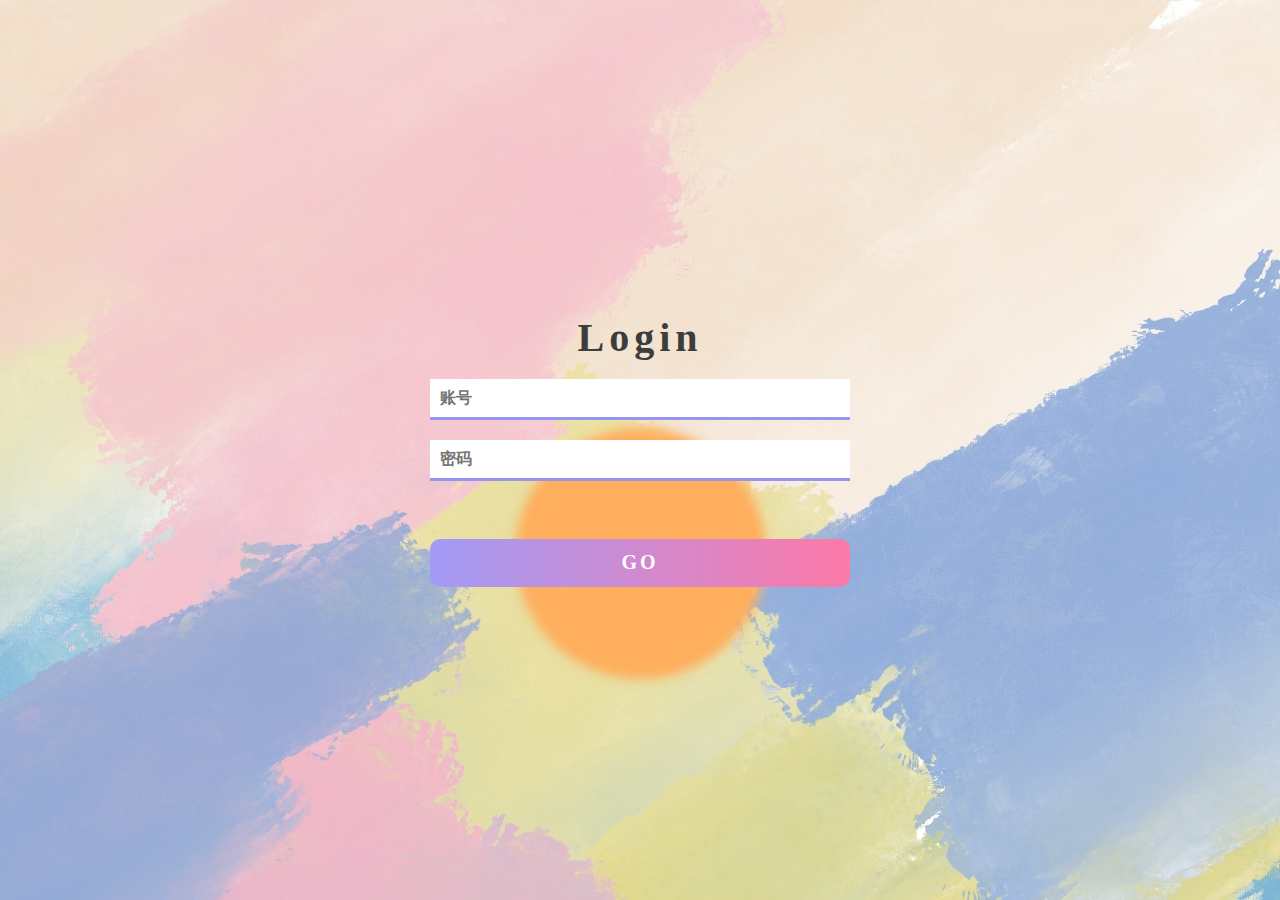
<file: page/index.html>
<!DOCTYPE html>
<html>

<head>
    <title>登录</title>
    <link rel="stylesheet" href="../css/login.css" type="text/css">
</head>

<body>
    <div class="login">
        <div class="box">
            <p class="table">Login</p>
            <br>
            <input type="text" placeholder="账号">
            <input type="password" placeholder="密码">
            <br>
            <a href="start.html" class="go">GO</a>
        </div>
    </div>
</body>

</html>
</file>
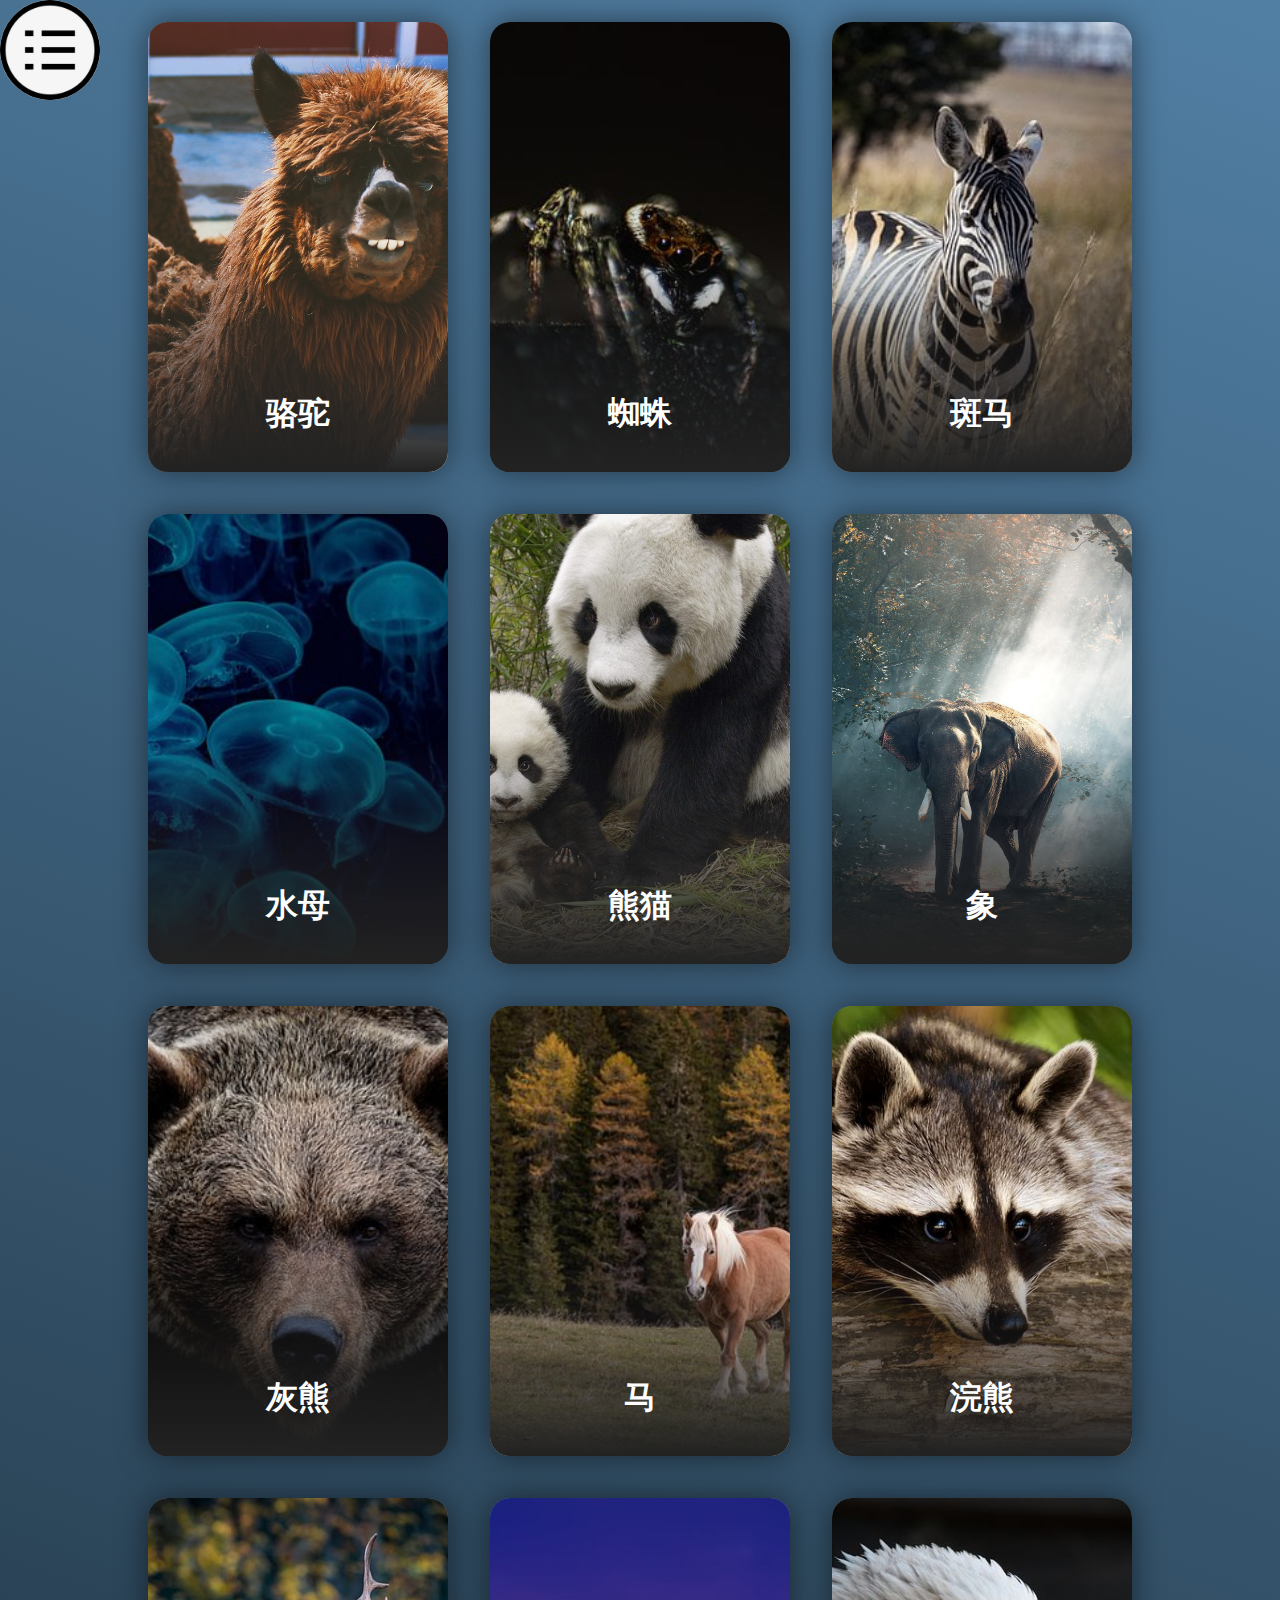
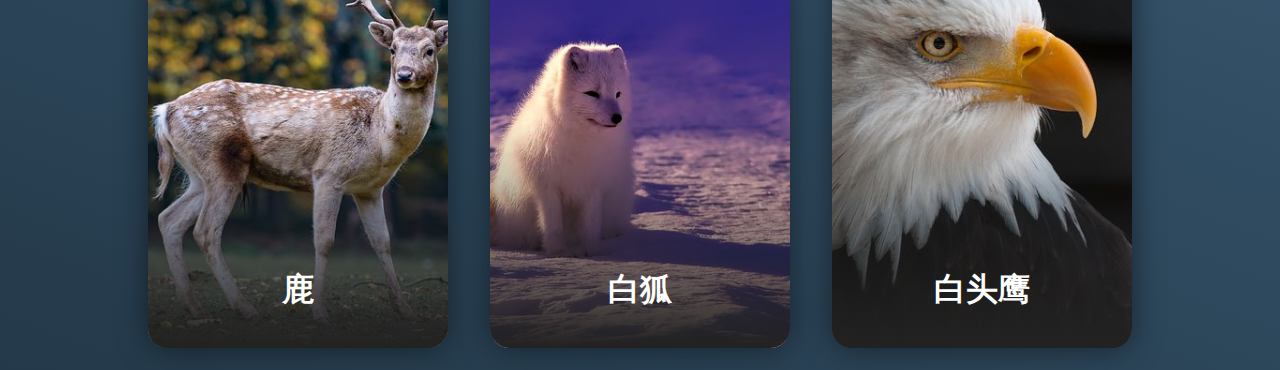
<file: page/card.html>
<!DOCTYPE html>

<html lang="en">

<head>
	<title>生物介绍卡片</title>
	<link rel="stylesheet" href="../css/kp.css" type="text/css">
</head>

<body>
	<div class="portrait">
		<ul class="mian-b">
			<a href="main.html" class="custom-link">主页</a>
			<a href="pb.html" class="custom-link">动物照片</a>
			<a href="index.html" class="custom-link">登录</a>
		</ul>
	</div>



	<table id="main">
		<tr>
			<td>
				<div class="card">
					<div class="photo">
						<img src="../img/Introduction/1 (1).jpg" alt="" />
					</div>
					<h1>骆驼</h1>
					<h2>“沙漠之舟”</h2>
					<p>
						头较小，颈粗长，弯曲如鹅颈。躯体高大，体毛褐色。
						眼为重睑，鼻孔能开闭，四肢细长，蹄大如盘，两趾、跖有厚皮。尾细长，尾端有丛毛。
					</p>
				</div>
			</td>
			<td>
				<div class="card">
					<div class="photo">
						<img src="../img/Introduction/1 (2).jpg" alt="" />
					</div>
					<h1>蜘蛛</h1>
					<h2>“小毒物”</h2>
					<p>
						体长1～90毫米，身体分头胸部（前体）和腹部（后体）两部分，头胸部覆以背甲和胸板。
						头胸部有附肢两对，第一对为螯肢，有螯牙、螯牙尖端有毒腺开口
					</p>
				</div>
			</td>
			<td>
				<div class="card">
					<div class="photo">
						<img src="../img/Introduction/1 (3).jpg" alt="" />
					</div>
					<h1>斑马</h1>
					<h2>“老虎马”</h2>
					<p>
						是现存的奇蹄目马科马属3种兽类的通称。因身上有起保护作用的斑纹而得名。
						斑马周身的条纹和人类的指纹一样——没有任何两头完全相同。
					</p>
				</div>
			</td>
		</tr>


		<!-- 第二组 -->
		<tr>
			<td>
				<div class="card">
					<div class="photo">
						<img src="../img/Introduction/1 (4).jpg" alt="" />
					</div>
					<h1>水母</h1>
					<h2>“海中之伞”</h2>
					<p>
						水母身体的主要成分是水，并由内外两胚层所组成，两层间有一个很厚的中胶层，不但透明，而且有漂浮作用。
						它们在运动时，利用体内喷水反射前进。
					</p>
				</div>
			</td>
			<td>
				<div class="card">
					<div class="photo">
						<img src="../img/Introduction/1 (5).jpg" alt="" />
					</div>
					<h1>熊猫</h1>
					<h2>“食铁兽”</h2>
					<p>
						体型肥硕似熊、丰腴富态，头圆尾短，头躯长1.2-1.8米，尾长10-12厘米。
						体重80-120千克，最重可达180千克，体色为黑白两色，脸颊圆，有很大的“黑眼圈”
					</p>
				</div>
			</td>
			<td>
				<div class="card">
					<div class="photo">
						<img src="../img/Introduction/1 (6).jpg" alt="" />
					</div>
					<h1>象</h1>
					<h2>“大象”</h2>
					<p>
						它们主要外部特征为柔韧而肌肉发达的长鼻和扇大的耳朵，具缠卷的功能，是象自卫和取食的有力工具。
					</p>
				</div>
			</td>
		</tr>

		<tr>
			<td>
				<div class="card">
					<div class="photo">
						<img src="../img/Introduction/1 (7).jpg" alt="" />
					</div>
					<h1>灰熊</h1>
					<h2>“暴君”</h2>
					<p>
						雄性体长170～280厘米，体重300～500千克；雌性仅一半。体形健硕，肩背隆起。被毛粗密，冬季可达10厘米。
					</p>
				</div>
			</td>
			<td>
				<div class="card">
					<div class="photo">
						<img src="../img/Introduction/1 (8).jpg" alt="" />
					</div>
					<h1>马</h1>
					<h2>“汗血宝马”</h2>
					<p>
						是一种草食性动物。现存家马和普氏野马两个亚种。
					</p>
				</div>
			</td>
			<td>
				<div class="card">
					<div class="photo">
						<img src="../img/Introduction/1 (9).jpg" alt="" />
					</div>
					<h1>浣熊</h1>
					<h2>“山地精灵”</h2>
					<p>
						浣熊特征为眼睛周围有一圈深色皮毛，体型较小，体长约40到70厘米。因其常在河边捕食鱼类并在水中浣洗食物，故名浣熊。
					</p>
				</div>
			</td>
		</tr>



		<tr>
			<td>
				<div class="card">
					<div class="photo">
						<img src="../img/Introduction/1 (10).jpg" alt="" />
					</div>
					<h1>鹿</h1>
					<h2>“大角”</h2>
					<p>
						鹿科动物其特征是生有实心的分叉的角，一般仅雄性有1对角，雌性无角，体长0.75～2.90米，体重9～800千克。
					</p>
				</div>
			</td>
			<td>
				<div class="card">
					<div class="photo">
						<img src="../img/Introduction/1 (11).jpg" alt="" />
					</div>
					<h1>白狐</h1>
					<h2>“雪地精灵”</h2>
					<p>
						白狐分布于北冰洋的沿岸地带及一些岛屿上的苔原地带，能在零下50℃的冰原上生活。
					</p>
				</div>
			</td>
			<td>
				<div class="card">
					<div class="photo">
						<img src="../img/Introduction/1 (12).jpg" alt="" />
					</div>
					<h1>白头鹰</h1>
					<h2>“威盾”</h2>
					<p>
						白头海雕体长85-110厘米，翼展180-220厘米，雄性体重3500-4000克，雌性体重4500-6000克。
					</p>
				</div>
			</td>
		</tr>
	</table>
</body>

</html>
</file>
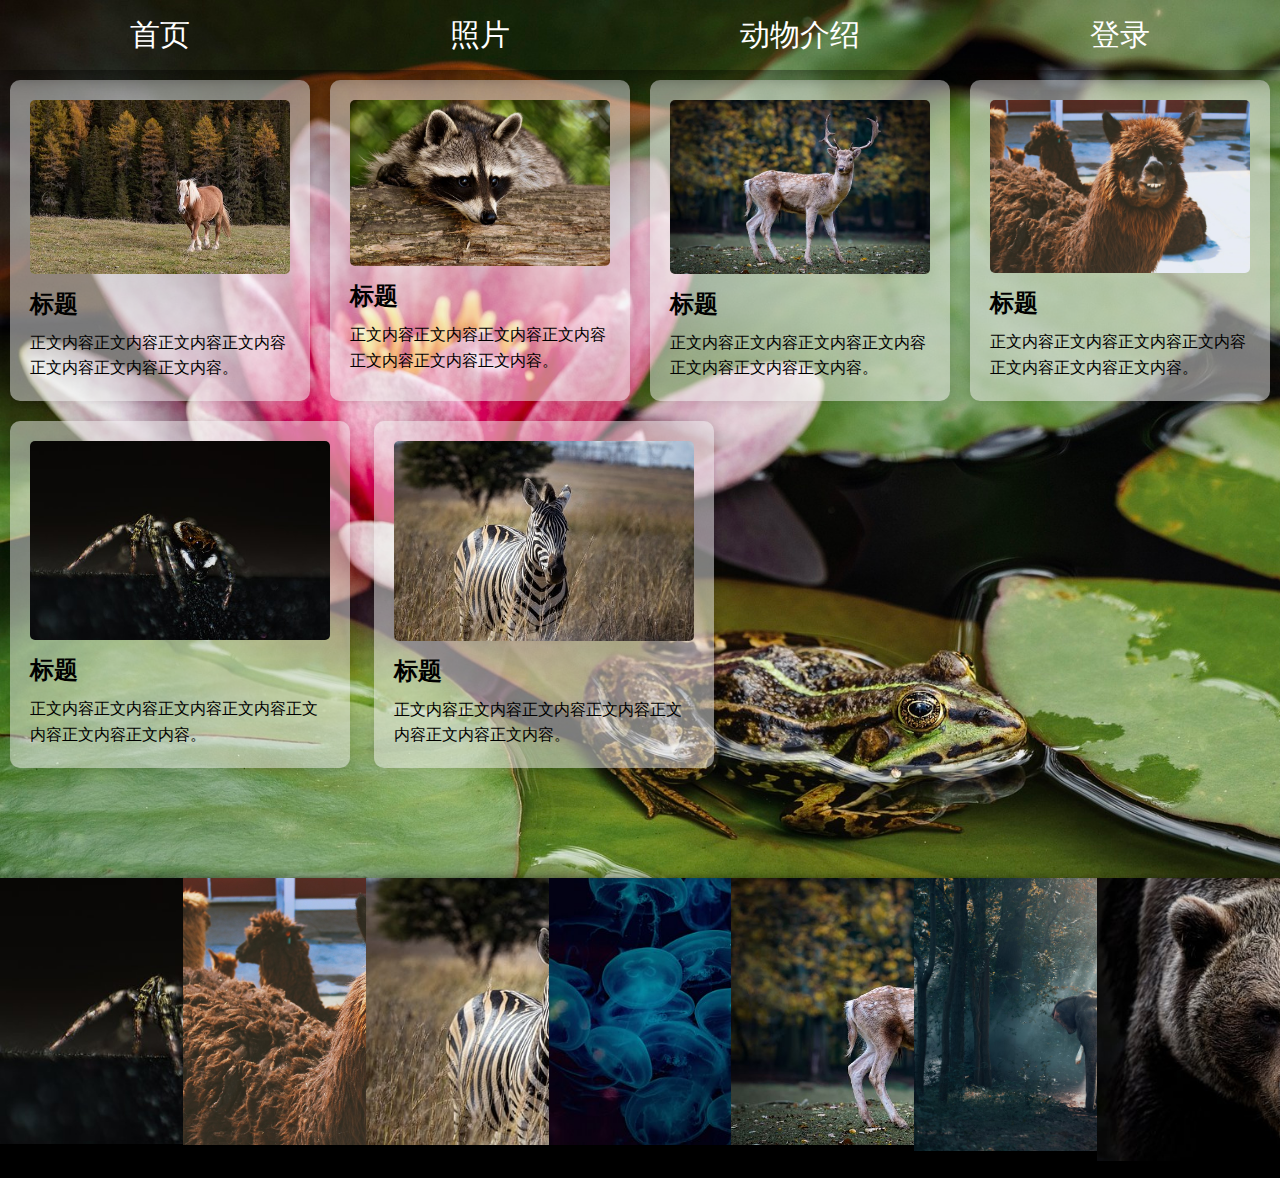
<file: page/main.html>
<!DOCTYPE html>
<html>

<head>
	<title></title>
	<link rel="stylesheet" href="../css/main.css" type="text/css">
</head>

<body>
	<div class="nav">
		<ul>
			<li><a href="">首页</a></li>
			<li><a href="pb.html">照片</a></li>
			<li><a href="card.html">动物介绍</a></li>
			<li><a href="index.html">登录</a></li>
			<div class="nav-box"></div>
		</ul>
	</div>
	<div class="all-img">
		<div class="new-box">
			<img src="../img/main/1 (8).jpg" alt="Your Image">
			<h2>标题</h2>
			<p>正文内容正文内容正文内容正文内容正文内容正文内容正文内容。</p>
		</div>
		<div class="new-box">
			<img src="../img/main/1 (9).jpg" alt="Your Image">
			<h2>标题</h2>
			<p>正文内容正文内容正文内容正文内容正文内容正文内容正文内容。</p>
		</div>

		<div class="new-box">
			<img src="../img/main/1 (10).jpg" alt="Your Image">
			<h2>标题</h2>
			<p>正文内容正文内容正文内容正文内容正文内容正文内容正文内容。</p>
		</div>
		<div class="new-box">
			<img src="../img/main/1 (1).jpg" alt="Your Image">
			<h2>标题</h2>
			<p>正文内容正文内容正文内容正文内容正文内容正文内容正文内容。</p>
		</div>
	</div>
	<div>
		<div class="new-box">
			<img src="../img/main/1 (2).jpg" alt="Your Image">
			<h2>标题</h2>
			<p>正文内容正文内容正文内容正文内容正文内容正文内容正文内容。</p>
		</div>
		<div class="new-box">
			<img src="../img/main/1 (3).jpg" alt="Your Image">
			<h2>标题</h2>
			<p>正文内容正文内容正文内容正文内容正文内容正文内容正文内容。</p>
		</div>
	</div>


	<div class="a">
		<div class="b"><img src="../img/main/1 (2).jpg"></div>
		<div class="b"><img src="../img/main/1 (1).jpg"></div>
		<div class="b"><img src="../img/main/1 (3).jpg"></div>
		<div class="b"><img src="../img/main/1 (4).jpg"></div>
		<div class="b"><img src="../img/main/1 (10).jpg"></div>
		<div class="b"><img src="../img/main/1 (6).jpg"></div>
		<div class="b"><img src="../img/main/1 (7).jpg"></div>
	</div>
</body>

</html>
</file>
<file: css/login.css>
* {
        padding: 0;
        margin: 0;
        text-decoration: none;
    }

    body {
        display: flex;
        justify-content: center;
        align-items: center;
        height: 100vh;
        background-image: url(../page/2112.jpeg);
        background-size: cover;
    }

    .login {
        width: 550px;
        height: 400px;
        display: flex;
        justify-content: center;
        align-items: center;

    }

    .table {
        font: 900 40px '';
        text-align: center;
        letter-spacing: 5px;
        color: #3d3d3d;
    }

    .box {
        overflow: hidden;
        display: flex;
        flex-direction: column;
    }

    .box input {
        width: 400px;
        height: 100%;
        margin-bottom: 20px;
        outline: none;
        border: 0;
        padding: 10px;
        border-bottom: 3px solid rgb(150, 150, 240);
        font: 900 16px '';
    }

    .go {
        text-align: center;
        display: block;
        height: 24px;
        padding: 12px;
        font: 900 20px '';
        border-radius: 10px;
        margin-top: 20px;
        color: #fff;
        letter-spacing: 3px;
        background-image: linear-gradient(to left,
                #fd79a8, #a29bf6);
    }
</file>
<file: css/kp.css>
* {
        margin: 0;
        padding: 0;
    }

    body {
        background: linear-gradient(2000deg, #517fa4, #243949);
    }

    .card {
        position: relative;
        width: 300px;
        height: 450px;
        margin: 20px;
        background-color: #758a99;
        border-radius: 20px;
        /* 溢出隐藏 */
        overflow: hidden;
        display: flex;
        flex-direction: column;
        align-items: center;
        color: #fff;
        box-shadow: 0 0 30px rgba(0, 0, 0, 0.5);
        flex-shrink: 0;
    }

    .card .photo img {
        width: 100%;
        height: 100%;
        object-fit: cover;
    }

    .card .photo {
        position: absolute;
        top: 0;
        width: 100%;
        height: 100%;
        border-radius: 0%;
        overflow: hidden;
        /* 动画过渡 */
        transition: 0.5s;
    }

    .card:hover .photo {
        top: 30px;
        width: 120px;
        height: 120px;
        border-radius: 50%;
        box-shadow: 0 0 20px rgba(0, 0, 0, 0.8);

    }

    .photo::before {
        content: "";
        position: absolute;
        width: 100%;
        height: 100%;
        background: linear-gradient(to bottom, transparent 50%, #222);
    }

    .card h1 {
        position: absolute;
        top: 370px;
        transition: 0.5s;
    }

    .card:hover h1 {
        top: 170px;
    }

    .card h2 {
        margin-top: 220px;
        width: 80%;
        border-bottom: 1px solid rgba(255, 255, 255, 0.3);
        font-size: 20px;
        text-align: center;
        margin-bottom: 20px;
        padding-bottom: 20px;
    }

    .card p {
        width: 90%;
        text-indent: 32px;
        font-size: 16px;
        margin-bottom: 15px;
        line-height: 30px;
    }

    #main {
        margin: 0 auto;
    }

    /*  */

    .portrait::before {
        content: '';
        display: block;
        width: 100px;
        height: 100px;
        border-radius: 50%;
        background-image: url('../img/Introduction/1.webp');
        background-size: cover;
        position: fixed;
    }

    .mian-b {
        width: 100px;
        background-color: #69a6d5;
        border-radius: 10px;
        padding: 20px 0;
        transition: .3s;
        opacity: 0;
        position: fixed;
    }

    .portrait:hover .mian-b {
        opacity: 1;
        height: auto;
    }




    .custom-link {
        display: inline-block;
        padding: 10px 20px;
        text-decoration: none;
        color: white;
        background-color: #3498db;
        border-radius: 5px;
        transition: background-color 0.3s ease;
        margin: 5px;
    }

    .custom-link:hover {
        background-color: #2980b9;
    }


    .mian-b {
        list-style: none;
    }
</file>
<file: css/main.css>
* {
        list-style: none;
        padding: 0;
        margin: 0;
        text-decoration: none;
    }

    body {
        background-image: url('../img/main/yellow-water-lily-g3b26166e4_1920.jpg');
        background-repeat: no-repeat;
        background-size: cover;
        background-color: #000;
    }

    .nav {
        width: 100%;
        height: 70px;
        position: relative;
        box-shadow: 0 5px 20px rgba(0, 0, 0, 0.5);
    }

    .nav ul {
        width: 100%;
        height: 100%;
        display: flex;
        align-items: center;
    }

    .nav-box {
        position: absolute;
        bottom: 0;
        left: 0;
        width: calc((100% / 4)*1);
        height: 10px;
        border-radius: 2px;
        transition: 0.5s;
    }

    .nav ul li {
        width: 100%;
        text-align: center;
    }

    .nav ul li a {
        color: rgb(255, 255, 255);
        font: 100 30px '黑体';
        width: 100%;
        height: 100%;
    }

    .nav ul li:nth-child(1):hover~.nav-box {
        left: calc(100% / 4 *0);
        background-color: rgb(244, 203, 255);
    }

    .nav ul li:nth-child(2):hover~.nav-box {
        left: calc(100% / 4 *1);
        background-color: #ff4646;
    }

    .nav ul li:nth-child(3):hover~.nav-box {
        left: calc(100% / 4 *2);
        background-color: #9efeff;
    }

    .nav ul li:nth-child(4):hover~.nav-box {
        left: calc(100% / 4 *3);
        background-color: #ffb1b1;
    }

    #one-1 {
        height: 400px;
        width: 400px;
    }

    /*  */
    .info-content {
        background-color: #497271;
        margin: 25vh 15vh;
        justify-content: space-around;
        align-items: center;
        position: absolute;
        width: 1000px;
    }

    .main-kk p {
        margin: 25px 0px 25px 25px;
    }

    .bt {
        color: white;
        font-size: 40px;
        margin-top: -20px;
        position: relative;
        top: -5px;
        z-index: 99;
    }

    .main-text {
        color: #ccc;
        font-size: 5px;
        line-height: 2;
    }

    p.line {
        background-color: white;
        height: 3px;
        margin: 0 25px;
        position: relative;
        top: -5%;
        width: 53%;
    }

    .main-kk {
        position: relative;
        height: 580px;
    }

    /*  */
    .a {
        width: 100%;
        height: 300px;
        position: relative;
        top: 100px;
        display: flex;
        justify-content: center;
        box-shadow: 5px 5px 15px #000;
        margin: 0px auto;
    }

    .b {
        transition: 0.7s;
        overflow: hidden;
    }

    .b:hover {
        flex-shrink: 0;
        flex-grow: 0;
    }

    img {
        width: 400px;
    }


    /* --------------------------------- */
    .new-box {
        width: calc(25% - 20px);
        margin: 10px;
        padding: 20px;
        border-radius: 10px;
        background-color: rgba(240, 240, 240, 0.5);
        box-shadow: 0 0 10px rgba(0, 0, 0, 0.1);
        display: inline-block;
        vertical-align: top;
    }

    .new-box img {
        width: 100%;
        height: auto;
        border-radius: 5px;
        margin-bottom: 10px;
    }

    .new-box h2 {
        font-size: 24px;
        margin-bottom: 10px;
    }

    .new-box p {
        font-size: 16px;
        line-height: 1.6;
    }

    .all-img {
        display: flex;
        justify-content: space-around;
        /* 用于设置左右边距相同 */
    }
</file>
